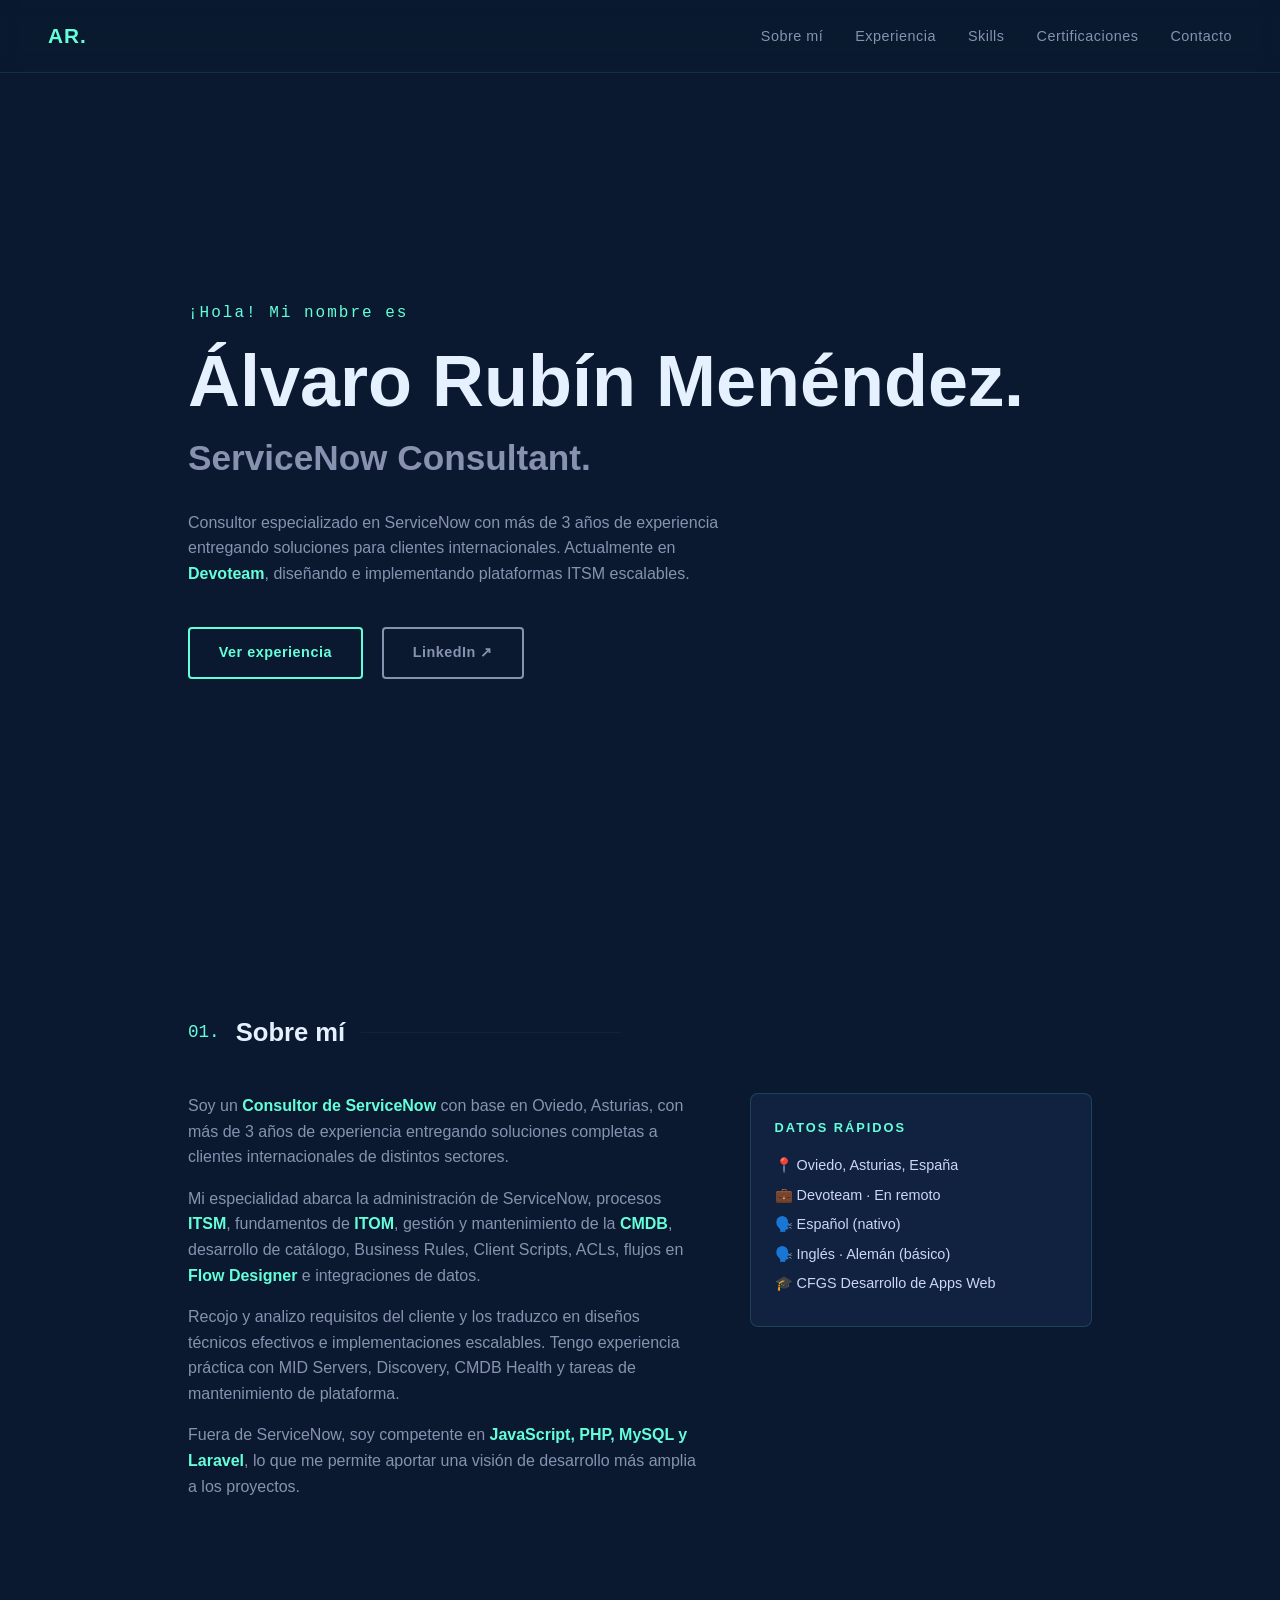
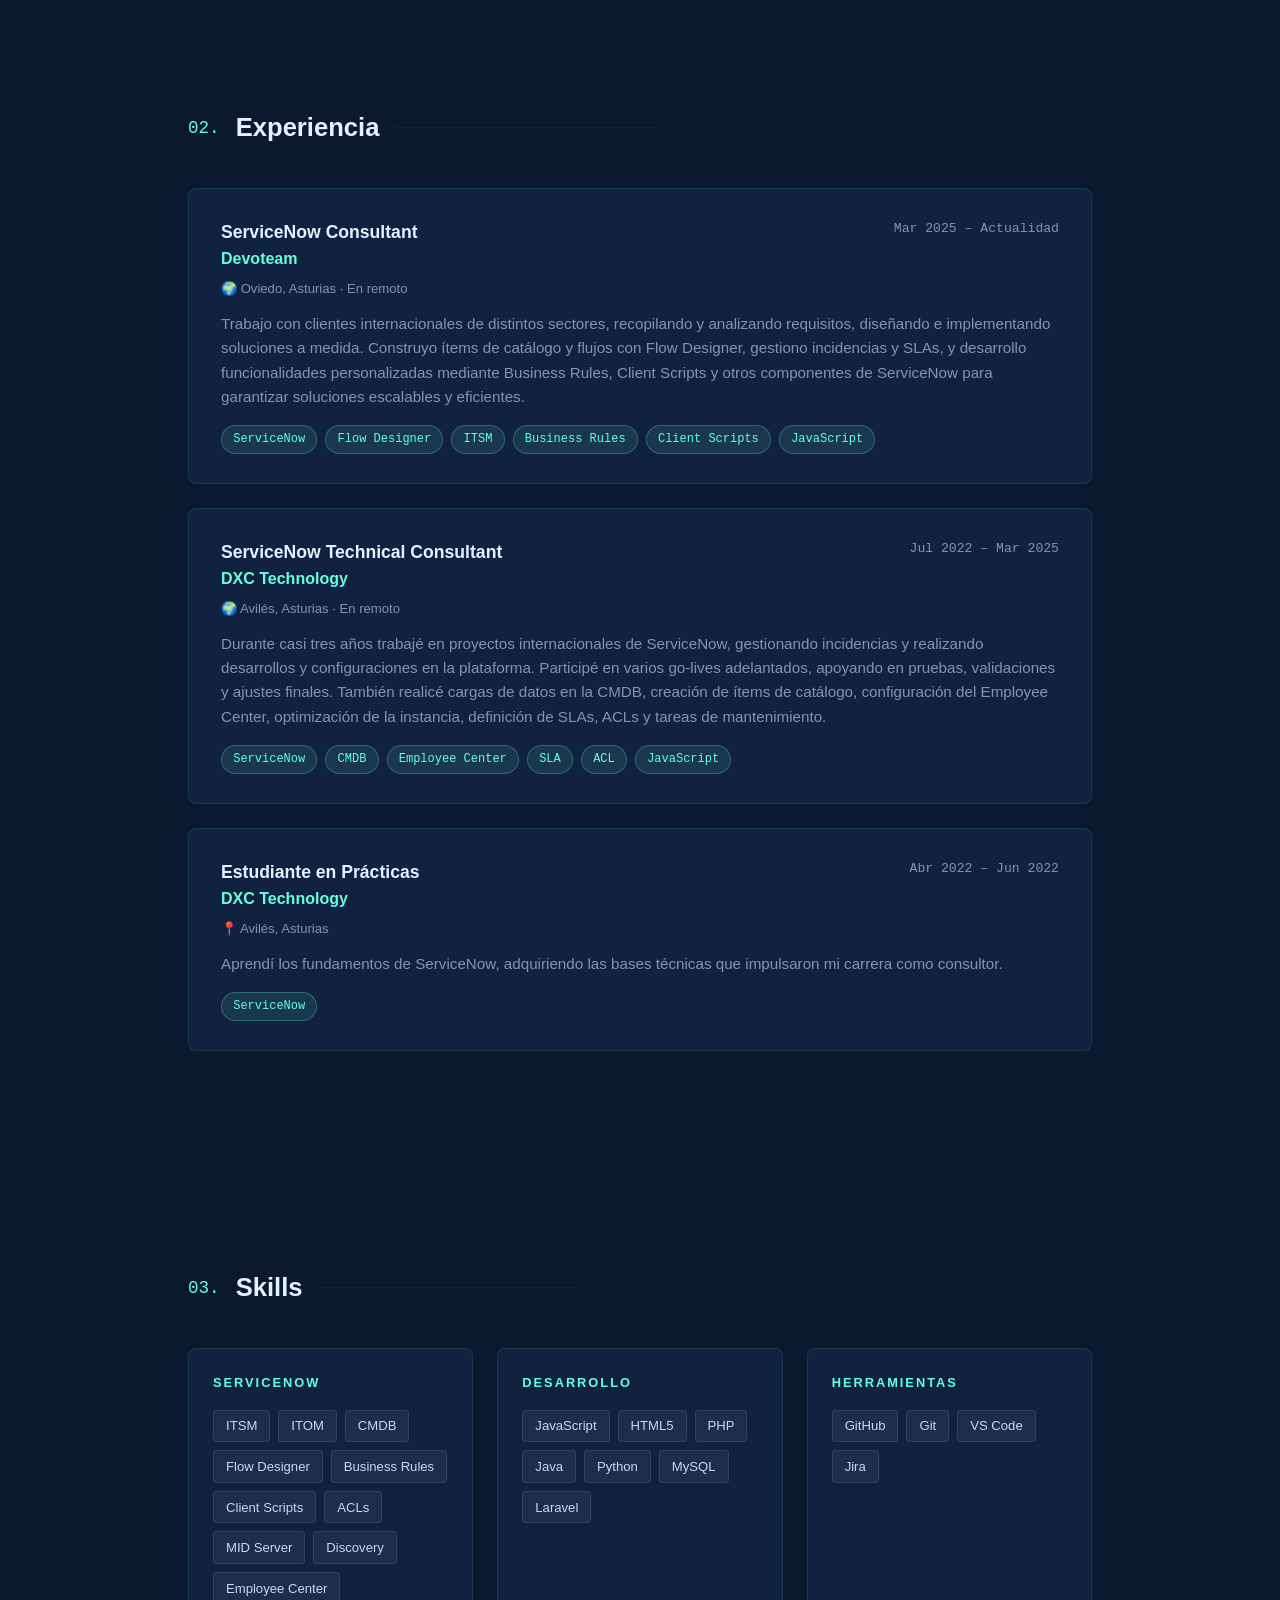
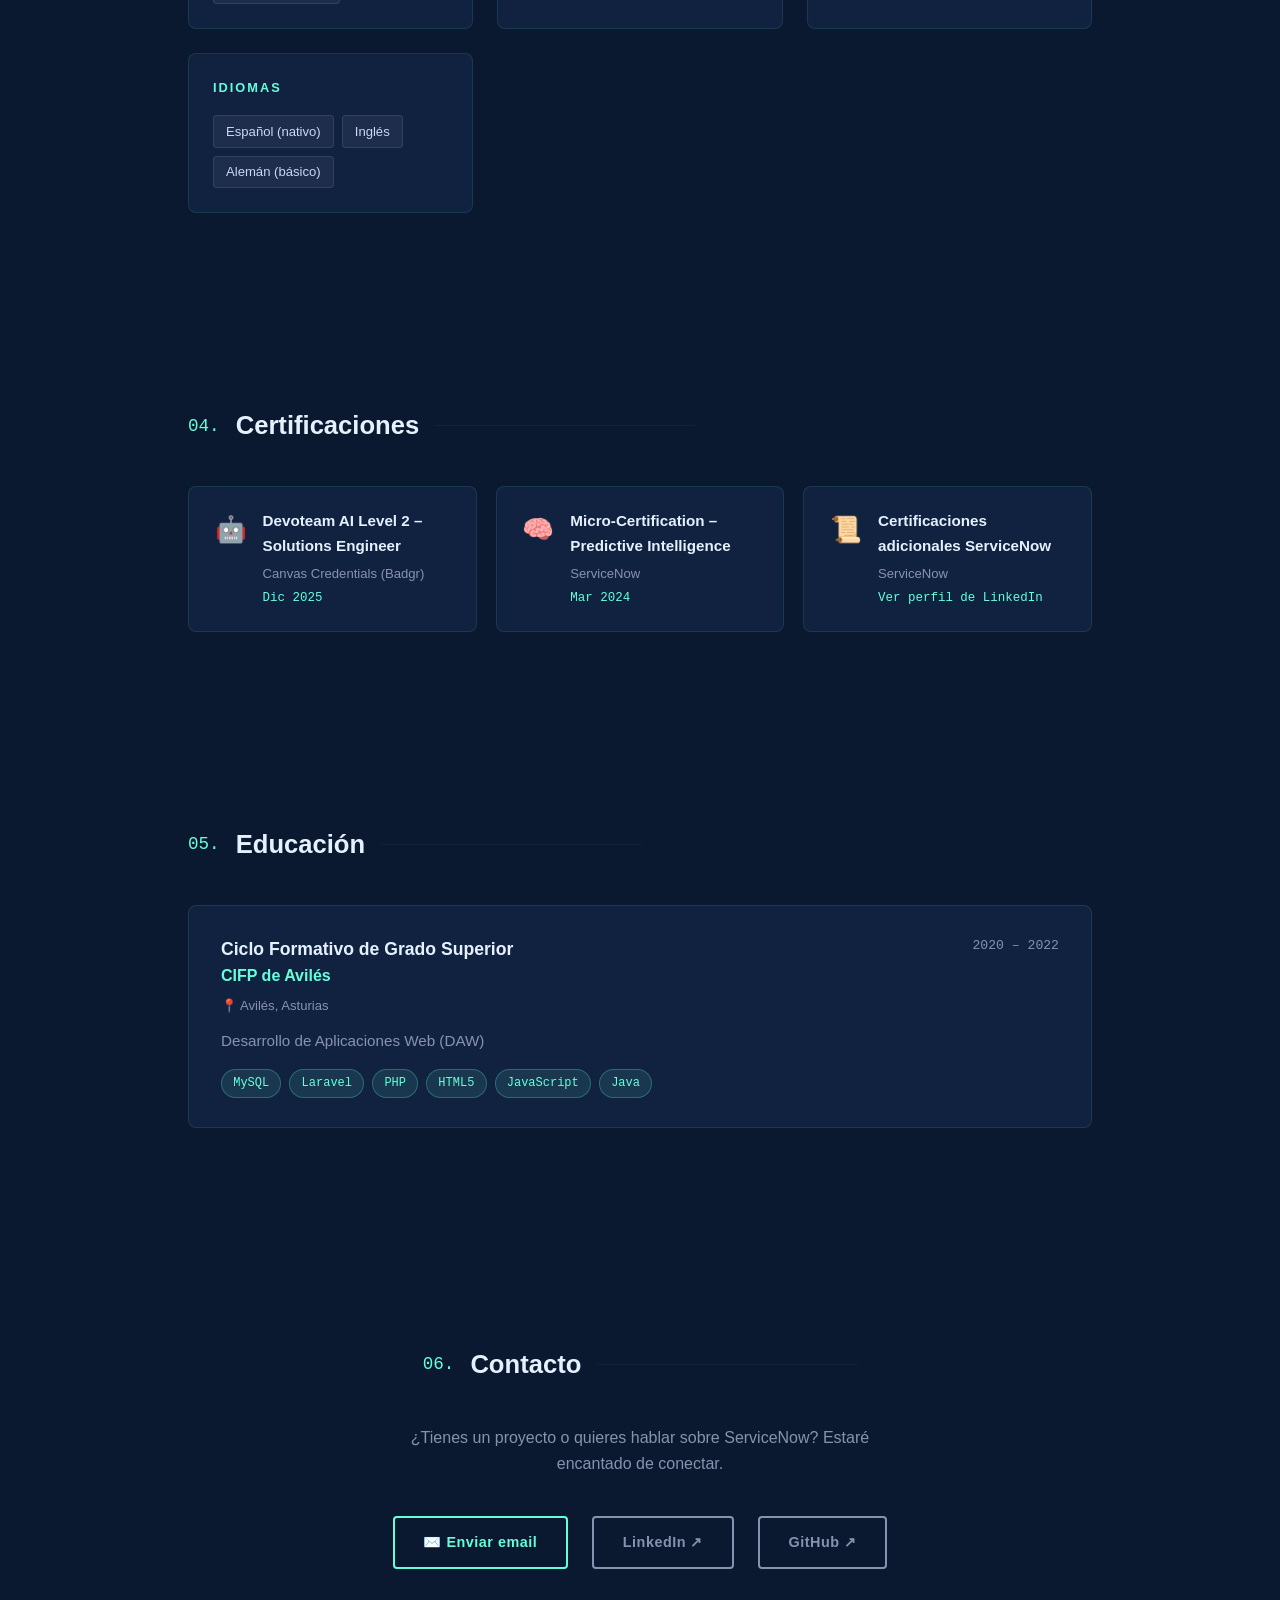
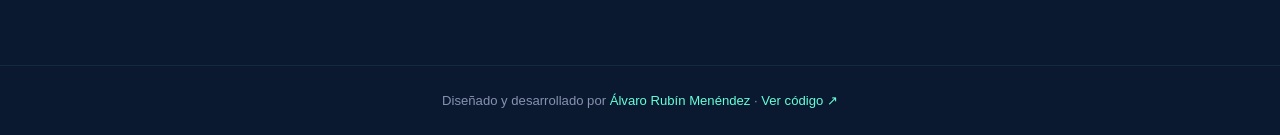
<file: index.html>
<!DOCTYPE html>
<html lang="es">
<head>
  <meta charset="UTF-8" />
  <meta name="viewport" content="width=device-width, initial-scale=1.0" />
  <title>&#193;lvaro Rub&#237;n Men&#233;ndez &#8211; ServiceNow Consultant</title>
  <meta name="description" content="Portfolio profesional de &#193;lvaro Rub&#237;n Men&#233;ndez, ServiceNow Consultant en Devoteam con m&#225;s de 3 a&#241;os de experiencia." />
  <style>
    :root {
      --bg: #0a192f;
      --bg2: #112240;
      --accent: #64ffda;
      --accent2: #57cbba;
      --text: #ccd6f6;
      --subtext: #8892b0;
      --white: #e6f1ff;
      --transition: all 0.3s ease;
    }

    * { margin: 0; padding: 0; box-sizing: border-box; }

    html { scroll-behavior: smooth; }

    body {
      background-color: var(--bg);
      color: var(--text);
      font-family: 'Segoe UI', Tahoma, Geneva, Verdana, sans-serif;
      line-height: 1.6;
    }

    /* &#9472;&#9472; NAV &#9472;&#9472; */
    nav {
      position: fixed;
      top: 0; left: 0; right: 0;
      z-index: 100;
      display: flex;
      justify-content: space-between;
      align-items: center;
      padding: 1.2rem 3rem;
      background: rgba(10, 25, 47, 0.92);
      backdrop-filter: blur(10px);
      border-bottom: 1px solid rgba(100, 255, 218, 0.1);
    }
    .nav-logo {
      font-size: 1.3rem;
      font-weight: 700;
      color: var(--accent);
      text-decoration: none;
      letter-spacing: 1px;
    }
    .nav-links { display: flex; gap: 2rem; list-style: none; }
    .nav-links a {
      color: var(--subtext);
      text-decoration: none;
      font-size: 0.9rem;
      letter-spacing: 0.5px;
      transition: var(--transition);
    }
    .nav-links a:hover { color: var(--accent); }

    /* &#9472;&#9472; SECTIONS &#9472;&#9472; */
    section {
      min-height: 100vh;
      padding: 7rem 3rem 4rem;
      max-width: 1000px;
      margin: 0 auto;
    }

    /* &#9472;&#9472; HERO &#9472;&#9472; */
    #hero {
      display: flex;
      flex-direction: column;
      justify-content: center;
      padding-top: 9rem;
    }
    .hero-greeting {
      color: var(--accent);
      font-size: 1rem;
      letter-spacing: 2px;
      margin-bottom: 1rem;
      font-family: 'Courier New', monospace;
    }
    .hero-name {
      font-size: clamp(2.5rem, 6vw, 4.5rem);
      font-weight: 800;
      color: var(--white);
      line-height: 1.1;
    }
    .hero-title {
      font-size: clamp(1.4rem, 3vw, 2.2rem);
      font-weight: 600;
      color: var(--subtext);
      margin-top: 0.5rem;
    }
    .hero-bio {
      max-width: 560px;
      margin-top: 1.5rem;
      color: var(--subtext);
      font-size: 1rem;
    }
    .hero-buttons {
      display: flex;
      gap: 1.2rem;
      margin-top: 2.5rem;
      flex-wrap: wrap;
    }
    .btn {
      display: inline-flex;
      align-items: center;
      gap: 0.5rem;
      padding: 0.8rem 1.8rem;
      border-radius: 4px;
      font-size: 0.9rem;
      font-weight: 600;
      text-decoration: none;
      letter-spacing: 0.5px;
      transition: var(--transition);
      cursor: pointer;
    }
    .btn-primary {
      border: 2px solid var(--accent);
      color: var(--accent);
      background: transparent;
    }
    .btn-primary:hover {
      background: rgba(100, 255, 218, 0.1);
      transform: translateY(-2px);
    }
    .btn-secondary {
      border: 2px solid var(--subtext);
      color: var(--subtext);
      background: transparent;
    }
    .btn-secondary:hover {
      border-color: var(--accent);
      color: var(--accent);
      transform: translateY(-2px);
    }

    /* &#9472;&#9472; SECTION TITLE &#9472;&#9472; */
    .section-title {
      display: flex;
      align-items: center;
      gap: 1rem;
      font-size: 1.6rem;
      font-weight: 700;
      color: var(--white);
      margin-bottom: 2.5rem;
    }
    .section-title::before {
      content: attr(data-num);
      color: var(--accent);
      font-family: 'Courier New', monospace;
      font-size: 1.1rem;
      font-weight: 400;
    }
    .section-title::after {
      content: '';
      flex: 1;
      height: 1px;
      background: var(--bg2);
      max-width: 260px;
    }

    /* &#9472;&#9472; ABOUT &#9472;&#9472; */
    #about { min-height: auto; padding-bottom: 5rem; }
    .about-grid {
      display: grid;
      grid-template-columns: 3fr 2fr;
      gap: 3rem;
      align-items: start;
    }
    .about-text p { color: var(--subtext); margin-bottom: 1rem; }
    .about-text p strong { color: var(--accent); }
    .about-card {
      background: var(--bg2);
      border: 1px solid rgba(100,255,218,0.15);
      border-radius: 8px;
      padding: 1.5rem;
    }
    .about-card h4 {
      color: var(--accent);
      font-size: 0.8rem;
      letter-spacing: 2px;
      text-transform: uppercase;
      margin-bottom: 1rem;
    }
    .about-card p { color: var(--subtext); font-size: 0.9rem; margin-bottom: 0.4rem; }
    .about-card p span { color: var(--text); }

    /* &#9472;&#9472; EXPERIENCE &#9472;&#9472; */
    #experience { min-height: auto; padding-bottom: 5rem; }
    .exp-item {
      background: var(--bg2);
      border: 1px solid rgba(100,255,218,0.1);
      border-radius: 8px;
      padding: 1.8rem 2rem;
      margin-bottom: 1.5rem;
      transition: var(--transition);
      position: relative;
    }
    .exp-item:hover {
      border-color: rgba(100,255,218,0.35);
      transform: translateY(-3px);
      box-shadow: 0 8px 30px rgba(0,0,0,0.3);
    }
    .exp-header {
      display: flex;
      justify-content: space-between;
      align-items: flex-start;
      flex-wrap: wrap;
      gap: 0.5rem;
      margin-bottom: 0.4rem;
    }
    .exp-role {
      font-size: 1.1rem;
      font-weight: 700;
      color: var(--white);
    }
    .exp-company {
      color: var(--accent);
      font-weight: 600;
    }
    .exp-date {
      font-size: 0.82rem;
      color: var(--subtext);
      font-family: 'Courier New', monospace;
      white-space: nowrap;
    }
    .exp-location {
      font-size: 0.82rem;
      color: var(--subtext);
      margin-bottom: 0.8rem;
    }
    .exp-desc { color: var(--subtext); font-size: 0.95rem; }
    .exp-tags {
      display: flex;
      flex-wrap: wrap;
      gap: 0.5rem;
      margin-top: 1rem;
    }
    .tag {
      background: rgba(100,255,218,0.1);
      color: var(--accent);
      font-size: 0.75rem;
      padding: 0.25rem 0.7rem;
      border-radius: 20px;
      border: 1px solid rgba(100,255,218,0.25);
      font-family: 'Courier New', monospace;
    }

    /* &#9472;&#9472; SKILLS &#9472;&#9472; */
    #skills { min-height: auto; padding-bottom: 5rem; }
    .skills-grid {
      display: grid;
      grid-template-columns: repeat(auto-fill, minmax(280px, 1fr));
      gap: 1.5rem;
    }
    .skill-group {
      background: var(--bg2);
      border: 1px solid rgba(100,255,218,0.1);
      border-radius: 8px;
      padding: 1.5rem;
      transition: var(--transition);
    }
    .skill-group:hover {
      border-color: rgba(100,255,218,0.3);
      transform: translateY(-3px);
    }
    .skill-group h3 {
      color: var(--accent);
      font-size: 0.8rem;
      letter-spacing: 2px;
      text-transform: uppercase;
      margin-bottom: 1rem;
    }
    .skill-tags { display: flex; flex-wrap: wrap; gap: 0.5rem; }
    .skill-tag {
      background: rgba(136,146,176,0.1);
      color: var(--text);
      font-size: 0.82rem;
      padding: 0.3rem 0.75rem;
      border-radius: 4px;
      border: 1px solid rgba(136,146,176,0.2);
    }

    /* &#9472;&#9472; CERTS &#9472;&#9472; */
    #certifications { min-height: auto; padding-bottom: 5rem; }
    .certs-grid {
      display: grid;
      grid-template-columns: repeat(auto-fill, minmax(280px, 1fr));
      gap: 1.2rem;
    }
    .cert-card {
      background: var(--bg2);
      border: 1px solid rgba(100,255,218,0.1);
      border-radius: 8px;
      padding: 1.4rem 1.6rem;
      transition: var(--transition);
      display: flex;
      gap: 1rem;
      align-items: flex-start;
    }
    .cert-card:hover {
      border-color: rgba(100,255,218,0.3);
      transform: translateY(-3px);
    }
    .cert-icon {
      font-size: 1.6rem;
      flex-shrink: 0;
    }
    .cert-info h4 {
      color: var(--white);
      font-size: 0.95rem;
      font-weight: 600;
      margin-bottom: 0.3rem;
    }
    .cert-info p {
      color: var(--subtext);
      font-size: 0.82rem;
    }
    .cert-info .cert-date {
      color: var(--accent);
      font-size: 0.78rem;
      font-family: 'Courier New', monospace;
      margin-top: 0.3rem;
    }

    /* &#9472;&#9472; EDUCATION &#9472;&#9472; */
    #education { min-height: auto; padding-bottom: 5rem; }

    /* &#9472;&#9472; CONTACT &#9472;&#9472; */
    #contact {
      min-height: auto;
      padding-bottom: 6rem;
      text-align: center;
    }
    .contact-subtitle {
      color: var(--subtext);
      font-size: 1rem;
      max-width: 500px;
      margin: 0 auto 2.5rem;
    }
    .contact-links {
      display: flex;
      justify-content: center;
      gap: 1.5rem;
      flex-wrap: wrap;
    }

    /* &#9472;&#9472; FOOTER &#9472;&#9472; */
    footer {
      text-align: center;
      padding: 1.5rem;
      color: var(--subtext);
      font-size: 0.82rem;
      border-top: 1px solid rgba(100,255,218,0.08);
    }
    footer a { color: var(--accent); text-decoration: none; }

    /* &#9472;&#9472; SCROLL INDICATOR &#9472;&#9472; */
    .scroll-line {
      position: fixed;
      top: 0; left: 0;
      height: 3px;
      background: var(--accent);
      z-index: 200;
      transition: width 0.1s linear;
    }

    /* &#9472;&#9472; FADE IN ANIMATION &#9472;&#9472; */
    .fade-in {
      opacity: 0;
      transform: translateY(20px);
      transition: opacity 0.6s ease, transform 0.6s ease;
    }
    .fade-in.visible {
      opacity: 1;
      transform: translateY(0);
    }

    /* &#9472;&#9472; RESPONSIVE &#9472;&#9472; */
    @media (max-width: 768px) {
      nav { padding: 1rem 1.5rem; }
      .nav-links { gap: 1.2rem; }
      section { padding: 6rem 1.5rem 3rem; }
      .about-grid { grid-template-columns: 1fr; }
      .hero-buttons { flex-direction: column; align-items: flex-start; }
      .exp-header { flex-direction: column; }
    }
    @media (max-width: 480px) {
      .nav-links { display: none; }
    }
  </style>
</head>
<body>

  <!-- Progress bar -->
  <div class="scroll-line" id="scrollLine"></div>

  <!-- NAV -->
  <nav>
    <a class="nav-logo" href="#hero">AR.</a>
    <ul class="nav-links">
      <li><a href="#about">Sobre m&#237;</a></li>
      <li><a href="#experience">Experiencia</a></li>
      <li><a href="#skills">Skills</a></li>
      <li><a href="#certifications">Certificaciones</a></li>
      <li><a href="#contact">Contacto</a></li>
    </ul>
  </nav>

  <!-- HERO -->
  <section id="hero">
    <p class="hero-greeting">&#161;Hola! Mi nombre es</p>
    <h1 class="hero-name">&#193;lvaro Rub&#237;n Men&#233;ndez.</h1>
    <h2 class="hero-title">ServiceNow Consultant.</h2>
    <p class="hero-bio">
      Consultor especializado en ServiceNow con m&#225;s de 3 a&#241;os de experiencia entregando soluciones para clientes internacionales. Actualmente en <strong style="color:var(--accent)">Devoteam</strong>, dise&#241;ando e implementando plataformas ITSM escalables.
    </p>
    <div class="hero-buttons">
      <a class="btn btn-primary" href="#experience">Ver experiencia</a>
      <a class="btn btn-secondary" href="https://linkedin.com/in/alvarorubin" target="_blank" rel="noopener">LinkedIn &#8599;</a>
    </div>
  </section>

  <!-- ABOUT -->
  <section id="about">
    <h2 class="section-title" data-num="01.">Sobre m&#237;</h2>
    <div class="about-grid fade-in">
      <div class="about-text">
        <p>
          Soy un <strong>Consultor de ServiceNow</strong> con base en Oviedo, Asturias, con m&#225;s de 3 a&#241;os de experiencia entregando soluciones completas a clientes internacionales de distintos sectores.
        </p>
        <p>
          Mi especialidad abarca la administraci&#243;n de ServiceNow, procesos <strong>ITSM</strong>, fundamentos de <strong>ITOM</strong>, gesti&#243;n y mantenimiento de la <strong>CMDB</strong>, desarrollo de cat&#225;logo, Business Rules, Client Scripts, ACLs, flujos en <strong>Flow Designer</strong> e integraciones de datos.
        </p>
        <p>
          Recojo y analizo requisitos del cliente y los traduzco en dise&#241;os t&#233;cnicos efectivos e implementaciones escalables. Tengo experiencia pr&#225;ctica con MID Servers, Discovery, CMDB Health y tareas de mantenimiento de plataforma.
        </p>
        <p>
          Fuera de ServiceNow, soy competente en <strong>JavaScript, PHP, MySQL y Laravel</strong>, lo que me permite aportar una visi&#243;n de desarrollo m&#225;s amplia a los proyectos.
        </p>
      </div>
      <div>
        <div class="about-card">
          <h4>Datos r&#225;pidos</h4>
          <p>&#128205; <span>Oviedo, Asturias, Espa&#241;a</span></p>
          <p>&#128188; <span>Devoteam &#183; En remoto</span></p>
          <p>&#128483;&#65039; <span>Espa&#241;ol (nativo)</span></p>
          <p>&#128483;&#65039; <span>Ingl&#233;s &#183; Alem&#225;n (b&#225;sico)</span></p>
          <p>&#127891; <span>CFGS Desarrollo de Apps Web</span></p>
        </div>
      </div>
    </div>
  </section>

  <!-- EXPERIENCE -->
  <section id="experience">
    <h2 class="section-title" data-num="02.">Experiencia</h2>

    <div class="exp-item fade-in">
      <div class="exp-header">
        <div>
          <div class="exp-role">ServiceNow Consultant</div>
          <div class="exp-company">Devoteam</div>
        </div>
        <div class="exp-date">Mar 2025 &#8211; Actualidad</div>
      </div>
      <div class="exp-location">&#127757; Oviedo, Asturias &#183; En remoto</div>
      <p class="exp-desc">
        Trabajo con clientes internacionales de distintos sectores, recopilando y analizando requisitos, dise&#241;ando e implementando soluciones a medida. Construyo &#237;tems de cat&#225;logo y flujos con Flow Designer, gestiono incidencias y SLAs, y desarrollo funcionalidades personalizadas mediante Business Rules, Client Scripts y otros componentes de ServiceNow para garantizar soluciones escalables y eficientes.
      </p>
      <div class="exp-tags">
        <span class="tag">ServiceNow</span>
        <span class="tag">Flow Designer</span>
        <span class="tag">ITSM</span>
        <span class="tag">Business Rules</span>
        <span class="tag">Client Scripts</span>
        <span class="tag">JavaScript</span>
      </div>
    </div>

    <div class="exp-item fade-in">
      <div class="exp-header">
        <div>
          <div class="exp-role">ServiceNow Technical Consultant</div>
          <div class="exp-company">DXC Technology</div>
        </div>
        <div class="exp-date">Jul 2022 &#8211; Mar 2025</div>
      </div>
      <div class="exp-location">&#127757; Avil&#233;s, Asturias &#183; En remoto</div>
      <p class="exp-desc">
        Durante casi tres a&#241;os trabaj&#233; en proyectos internacionales de ServiceNow, gestionando incidencias y realizando desarrollos y configuraciones en la plataforma. Particip&#233; en varios go-lives adelantados, apoyando en pruebas, validaciones y ajustes finales. Tambi&#233;n realic&#233; cargas de datos en la CMDB, creaci&#243;n de &#237;tems de cat&#225;logo, configuraci&#243;n del Employee Center, optimizaci&#243;n de la instancia, definici&#243;n de SLAs, ACLs y tareas de mantenimiento.
      </p>
      <div class="exp-tags">
        <span class="tag">ServiceNow</span>
        <span class="tag">CMDB</span>
        <span class="tag">Employee Center</span>
        <span class="tag">SLA</span>
        <span class="tag">ACL</span>
        <span class="tag">JavaScript</span>
      </div>
    </div>

    <div class="exp-item fade-in">
      <div class="exp-header">
        <div>
          <div class="exp-role">Estudiante en Pr&#225;cticas</div>
          <div class="exp-company">DXC Technology</div>
        </div>
        <div class="exp-date">Abr 2022 &#8211; Jun 2022</div>
      </div>
      <div class="exp-location">&#128205; Avil&#233;s, Asturias</div>
      <p class="exp-desc">
        Aprend&#237; los fundamentos de ServiceNow, adquiriendo las bases t&#233;cnicas que impulsaron mi carrera como consultor.
      </p>
      <div class="exp-tags">
        <span class="tag">ServiceNow</span>
      </div>
    </div>
  </section>

  <!-- SKILLS -->
  <section id="skills">
    <h2 class="section-title" data-num="03.">Skills</h2>
    <div class="skills-grid fade-in">
      <div class="skill-group">
        <h3>ServiceNow</h3>
        <div class="skill-tags">
          <span class="skill-tag">ITSM</span>
          <span class="skill-tag">ITOM</span>
          <span class="skill-tag">CMDB</span>
          <span class="skill-tag">Flow Designer</span>
          <span class="skill-tag">Business Rules</span>
          <span class="skill-tag">Client Scripts</span>
          <span class="skill-tag">ACLs</span>
          <span class="skill-tag">MID Server</span>
          <span class="skill-tag">Discovery</span>
          <span class="skill-tag">Employee Center</span>
        </div>
      </div>
      <div class="skill-group">
        <h3>Desarrollo</h3>
        <div class="skill-tags">
          <span class="skill-tag">JavaScript</span>
          <span class="skill-tag">HTML5</span>
          <span class="skill-tag">PHP</span>
          <span class="skill-tag">Java</span>
          <span class="skill-tag">Python</span>
          <span class="skill-tag">MySQL</span>
          <span class="skill-tag">Laravel</span>
        </div>
      </div>
      <div class="skill-group">
        <h3>Herramientas</h3>
        <div class="skill-tags">
          <span class="skill-tag">GitHub</span>
          <span class="skill-tag">Git</span>
          <span class="skill-tag">VS Code</span>
          <span class="skill-tag">Jira</span>
        </div>
      </div>
      <div class="skill-group">
        <h3>Idiomas</h3>
        <div class="skill-tags">
          <span class="skill-tag">Espa&#241;ol (nativo)</span>
          <span class="skill-tag">Ingl&#233;s</span>
          <span class="skill-tag">Alem&#225;n (b&#225;sico)</span>
        </div>
      </div>
    </div>
  </section>

  <!-- CERTIFICATIONS -->
  <section id="certifications">
    <h2 class="section-title" data-num="04.">Certificaciones</h2>
    <div class="certs-grid fade-in">
      <div class="cert-card">
        <div class="cert-icon">&#129302;</div>
        <div class="cert-info">
          <h4>Devoteam AI Level 2 &#8211; Solutions Engineer</h4>
          <p>Canvas Credentials (Badgr)</p>
          <p class="cert-date">Dic 2025</p>
        </div>
      </div>
      <div class="cert-card">
        <div class="cert-icon">&#129504;</div>
        <div class="cert-info">
          <h4>Micro-Certification &#8211; Predictive Intelligence</h4>
          <p>ServiceNow</p>
          <p class="cert-date">Mar 2024</p>
        </div>
      </div>
      <div class="cert-card">
        <div class="cert-icon">&#128220;</div>
        <div class="cert-info">
          <h4>Certificaciones adicionales ServiceNow</h4>
          <p>ServiceNow</p>
          <p class="cert-date">Ver perfil de LinkedIn</p>
        </div>
      </div>
    </div>
  </section>

  <!-- EDUCATION -->
  <section id="education">
    <h2 class="section-title" data-num="05.">Educaci&#243;n</h2>
    <div class="exp-item fade-in">
      <div class="exp-header">
        <div>
          <div class="exp-role">Ciclo Formativo de Grado Superior</div>
          <div class="exp-company">CIFP de Avil&#233;s</div>
        </div>
        <div class="exp-date">2020 &#8211; 2022</div>
      </div>
      <div class="exp-location">&#128205; Avil&#233;s, Asturias</div>
      <p class="exp-desc">Desarrollo de Aplicaciones Web (DAW)</p>
      <div class="exp-tags">
        <span class="tag">MySQL</span>
        <span class="tag">Laravel</span>
        <span class="tag">PHP</span>
        <span class="tag">HTML5</span>
        <span class="tag">JavaScript</span>
        <span class="tag">Java</span>
      </div>
    </div>
  </section>

  <!-- CONTACT -->
  <section id="contact">
    <h2 class="section-title" data-num="06." style="justify-content:center">Contacto</h2>
    <p class="contact-subtitle">
      &#191;Tienes un proyecto o quieres hablar sobre ServiceNow? Estar&#233; encantado de conectar.
    </p>
    <div class="contact-links">
      <a class="btn btn-primary" href="mailto:alvarorubin611@gmail.com">&#9993;&#65039; Enviar email</a>
      <a class="btn btn-secondary" href="https://linkedin.com/in/alvarorubin" target="_blank" rel="noopener">LinkedIn &#8599;</a>
      <a class="btn btn-secondary" href="https://github.com/alvarorubin" target="_blank" rel="noopener">GitHub &#8599;</a>
    </div>
  </section>

  <!-- FOOTER -->
  <footer>
    <p>Dise&#241;ado y desarrollado por <a href="#hero">&#193;lvaro Rub&#237;n Men&#233;ndez</a> &#183; <a href="https://github.com/alvarorubin/alvarorubin.github.io" target="_blank" rel="noopener">Ver c&#243;digo &#8599;</a></p>
  </footer>

  <script>
    // Scroll progress bar
    window.addEventListener('scroll', () => {
      const scrolled = window.scrollY;
      const maxScroll = document.documentElement.scrollHeight - window.innerHeight;
      const pct = (scrolled / maxScroll) * 100;
      document.getElementById('scrollLine').style.width = pct + '%';
    });

    // Fade-in on scroll
    const observer = new IntersectionObserver((entries) => {
      entries.forEach(entry => {
        if (entry.isIntersecting) {
          entry.target.classList.add('visible');
        }
      });
    }, { threshold: 0.1 });

    document.querySelectorAll('.fade-in').forEach(el => observer.observe(el));

    // Active nav link highlight
    const sections = document.querySelectorAll('section[id]');
    const navLinks = document.querySelectorAll('.nav-links a');
    window.addEventListener('scroll', () => {
      let current = '';
      sections.forEach(s => {
        if (window.scrollY >= s.offsetTop - 120) current = s.getAttribute('id');
      });
      navLinks.forEach(a => {
        a.style.color = a.getAttribute('href') === '#' + current ? 'var(--accent)' : '';
      });
    });
  </script>
</body>
</html>
</file>
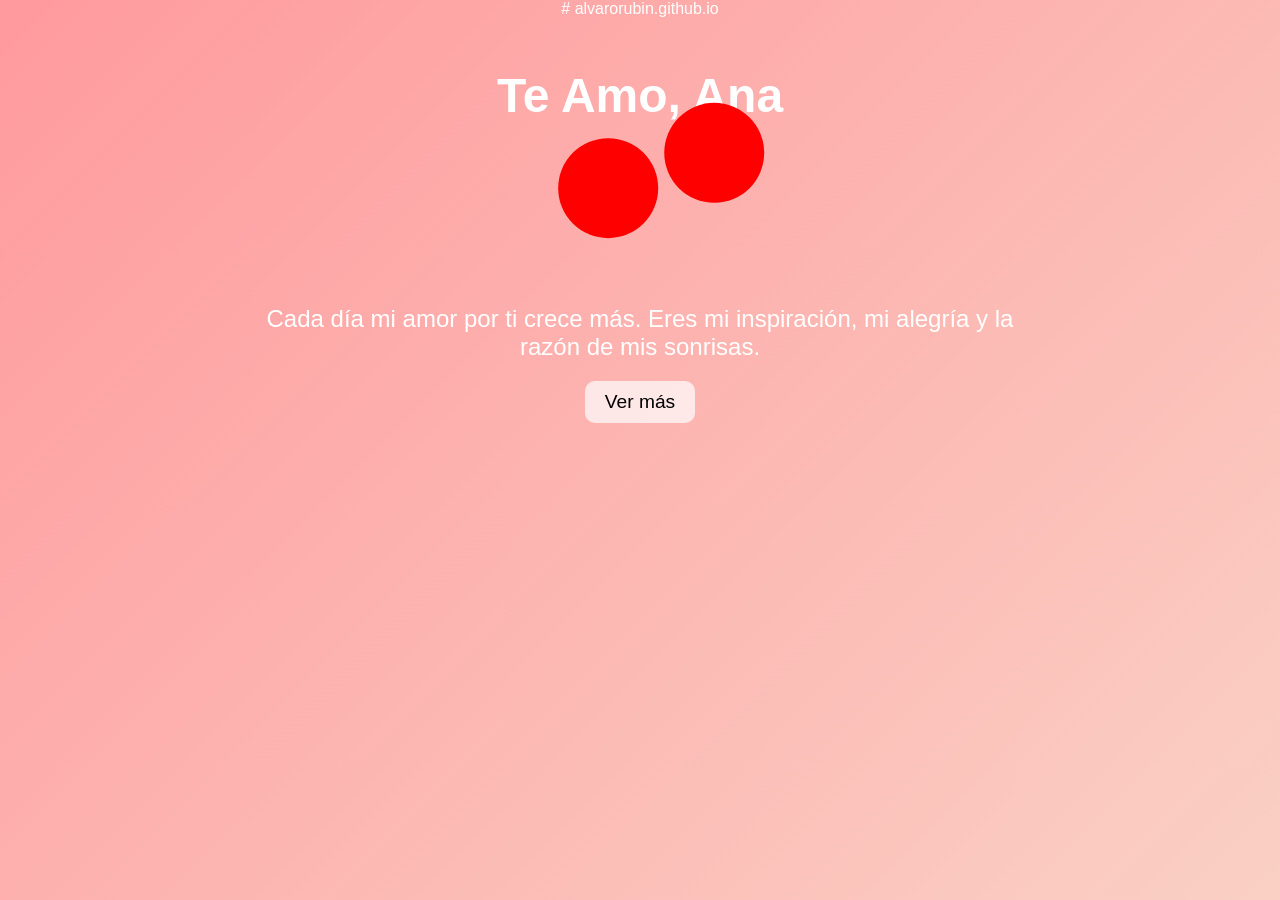
<file: README.html>
# alvarorubin.github.io
<!DOCTYPE html>
<html lang="es">
<head>
  <meta charset="UTF-8">
  <meta name="viewport" content="width=device-width, initial-scale=1.0">
  <title>Te Amo, Ana</title>
  <style>
    /* Estilos generales */
    body {
      margin: 0;
      padding: 0;
      font-family: 'Arial', sans-serif;
      background: linear-gradient(135deg, #ff9a9e 0%, #fad0c4 100%);
      color: #fff;
      text-align: center;
      overflow-x: hidden;
    }
    h1 {
      margin-top: 50px;
      font-size: 3em;
    }
    p {
      font-size: 1.5em;
      margin: 20px;
      max-width: 800px;
      margin-left: auto;
      margin-right: auto;
    }
    /* Corazón animado */
    .heart {
      width: 100px;
      height: 90px;
      position: relative;
      display: inline-block;
      margin: 20px;
      transform: rotate(-45deg);
      animation: beat 1s infinite;
    }
    .heart::before,
    .heart::after {
      content: "";
      background: red;
      width: 100px;
      height: 100px;
      border-radius: 50%;
      position: absolute;
      top: 0;
      left: 0;
    }
    .heart::after {
      left: 100px;
    }
    .heart::before {
      top: -50px;
    }
    @keyframes beat {
      0%, 100% { transform: scale(1) rotate(-45deg); }
      50% { transform: scale(1.1) rotate(-45deg); }
    }
    /* Estilos para el botón y contenido adicional */
    button {
      background: rgba(255, 255, 255, 0.7);
      border: none;
      padding: 10px 20px;
      font-size: 1.2em;
      cursor: pointer;
      border-radius: 10px;
      margin-bottom: 30px;
    }
    button:hover {
      background: rgba(255, 255, 255, 0.9);
    }
    .more {
      display: none;
      font-size: 1.2em;
      margin: 20px;
      max-width: 800px;
      margin-left: auto;
      margin-right: auto;
    }
  </style>
</head>
<body>
  <h1>Te Amo, Ana</h1>
  <div class="heart"></div>
  <p class="love-message">Cada día mi amor por ti crece más. Eres mi inspiración, mi alegría y la razón de mis sonrisas.</p>
  <button onclick="toggleMessage()">Ver más</button>
  <p class="more" id="moreText">
    Ana, te amo con todo mi corazón. Quiero estar a tu lado en cada momento, compartiendo risas, sueños y aventuras. Gracias por ser tan especial y llenar mi vida de amor.
  </p>
  
  <script>
    function toggleMessage() {
      var moreText = document.getElementById("moreText");
      if (moreText.style.display === "none" || moreText.style.display === "") {
        moreText.style.display = "block";
      } else {
        moreText.style.display = "none";
      }
    }
  </script>
</body>
</html>
</file>
